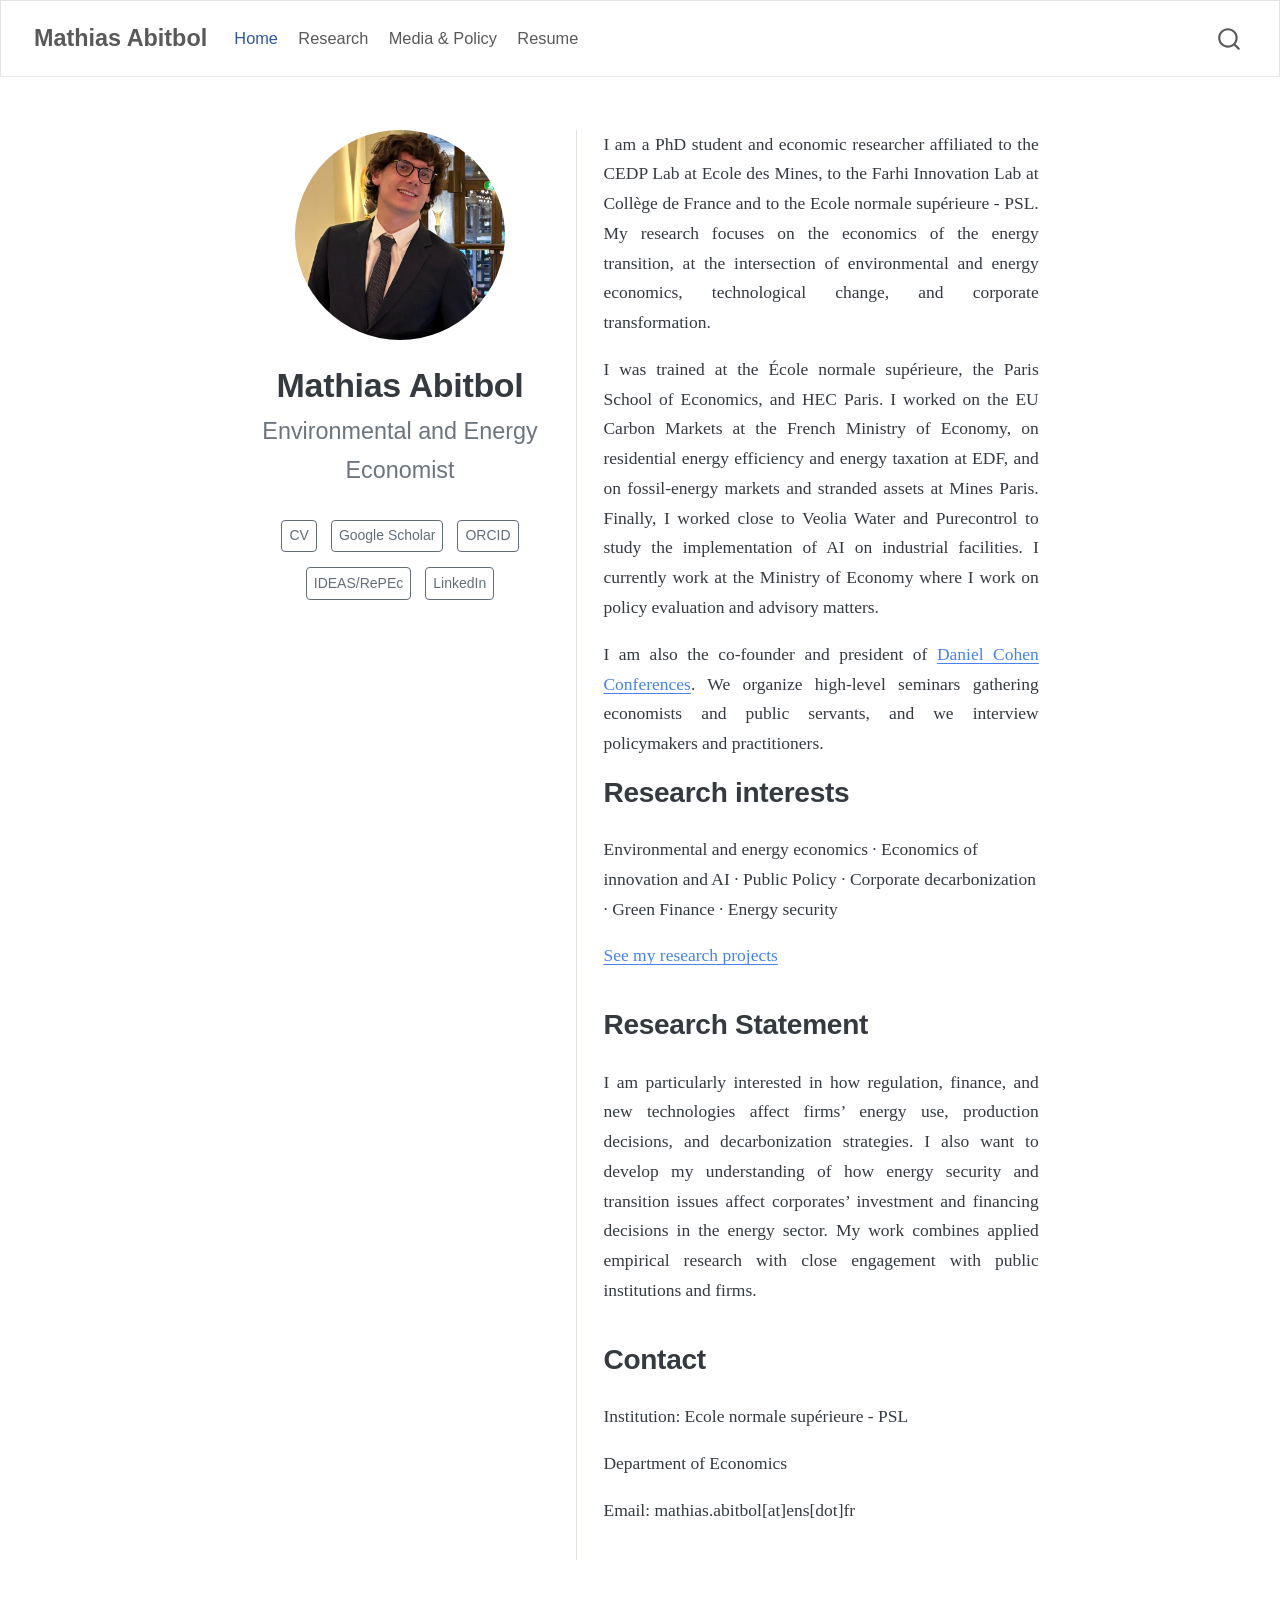
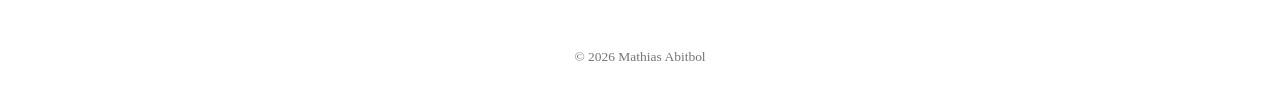
<file: docs/index.html>
<!DOCTYPE html>
<html xmlns="http://www.w3.org/1999/xhtml" lang="en" xml:lang="en"><head>

<meta charset="utf-8">
<meta name="generator" content="quarto-1.8.25">

<meta name="viewport" content="width=device-width, initial-scale=1.0, user-scalable=yes">


<title>Mathias Abitbol</title>
<style>
code{white-space: pre-wrap;}
span.smallcaps{font-variant: small-caps;}
div.columns{display: flex; gap: min(4vw, 1.5em);}
div.column{flex: auto; overflow-x: auto;}
div.hanging-indent{margin-left: 1.5em; text-indent: -1.5em;}
ul.task-list{list-style: none;}
ul.task-list li input[type="checkbox"] {
  width: 0.8em;
  margin: 0 0.8em 0.2em -1em; /* quarto-specific, see https://github.com/quarto-dev/quarto-cli/issues/4556 */ 
  vertical-align: middle;
}
</style>


<script src="site_libs/quarto-nav/quarto-nav.js"></script>
<script src="site_libs/quarto-nav/headroom.min.js"></script>
<script src="site_libs/clipboard/clipboard.min.js"></script>
<script src="site_libs/quarto-search/autocomplete.umd.js"></script>
<script src="site_libs/quarto-search/fuse.min.js"></script>
<script src="site_libs/quarto-search/quarto-search.js"></script>
<meta name="quarto:offset" content="./">
<link href="./images/portrait.jpeg" rel="icon" type="image/jpeg">
<script src="site_libs/quarto-html/quarto.js" type="module"></script>
<script src="site_libs/quarto-html/tabsets/tabsets.js" type="module"></script>
<script src="site_libs/quarto-html/axe/axe-check.js" type="module"></script>
<script src="site_libs/quarto-html/popper.min.js"></script>
<script src="site_libs/quarto-html/tippy.umd.min.js"></script>
<link href="site_libs/quarto-html/tippy.css" rel="stylesheet">
<link href="site_libs/quarto-html/quarto-syntax-highlighting-7b89279ff1a6dce999919e0e67d4d9ec.css" rel="stylesheet" id="quarto-text-highlighting-styles">
<script src="site_libs/bootstrap/bootstrap.min.js"></script>
<link href="site_libs/bootstrap/bootstrap-icons.css" rel="stylesheet">
<link href="site_libs/bootstrap/bootstrap-d1897f967d4dc882e6c3c4aa210b578e.min.css" rel="stylesheet" append-hash="true" id="quarto-bootstrap" data-mode="light">
<script id="quarto-search-options" type="application/json">{
  "location": "navbar",
  "copy-button": false,
  "collapse-after": 3,
  "panel-placement": "end",
  "type": "overlay",
  "limit": 50,
  "keyboard-shortcut": [
    "f",
    "/",
    "s"
  ],
  "show-item-context": false,
  "language": {
    "search-no-results-text": "No results",
    "search-matching-documents-text": "matching documents",
    "search-copy-link-title": "Copy link to search",
    "search-hide-matches-text": "Hide additional matches",
    "search-more-match-text": "more match in this document",
    "search-more-matches-text": "more matches in this document",
    "search-clear-button-title": "Clear",
    "search-text-placeholder": "",
    "search-detached-cancel-button-title": "Cancel",
    "search-submit-button-title": "Submit",
    "search-label": "Search"
  }
}</script>
<style>html{ scroll-behavior: smooth; }</style>


<link rel="stylesheet" href="styles.css">
</head>

<body class="nav-fixed fullcontent quarto-light">

<div id="quarto-search-results"></div>
  <header id="quarto-header" class="headroom fixed-top">
    <nav class="navbar navbar-expand-lg " data-bs-theme="dark">
      <div class="navbar-container container-fluid">
      <div class="navbar-brand-container mx-auto">
    <a href="./index.html" class="navbar-brand navbar-brand-logo">
    </a>
    <a class="navbar-brand" href="./index.html">
    <span class="navbar-title">Mathias Abitbol</span>
    </a>
  </div>
            <div id="quarto-search" class="" title="Search"></div>
          <button class="navbar-toggler" type="button" data-bs-toggle="collapse" data-bs-target="#navbarCollapse" aria-controls="navbarCollapse" role="menu" aria-expanded="false" aria-label="Toggle navigation" onclick="if (window.quartoToggleHeadroom) { window.quartoToggleHeadroom(); }">
  <span class="navbar-toggler-icon"></span>
</button>
          <div class="collapse navbar-collapse" id="navbarCollapse">
            <ul class="navbar-nav navbar-nav-scroll me-auto">
  <li class="nav-item">
    <a class="nav-link active" href="./index.html" aria-current="page"> 
<span class="menu-text">Home</span></a>
  </li>  
  <li class="nav-item">
    <a class="nav-link" href="./research.html"> 
<span class="menu-text">Research</span></a>
  </li>  
  <li class="nav-item">
    <a class="nav-link" href="./media.html"> 
<span class="menu-text">Media &amp; Policy</span></a>
  </li>  
  <li class="nav-item">
    <a class="nav-link" href="./files/CV.pdf"> 
<span class="menu-text">Resume</span></a>
  </li>  
</ul>
          </div> <!-- /navcollapse -->
            <div class="quarto-navbar-tools">
</div>
      </div> <!-- /container-fluid -->
    </nav>
</header>
<!-- content -->
<div id="quarto-content" class="quarto-container page-columns page-rows-contents page-layout-article page-navbar">
<!-- sidebar -->
<!-- margin-sidebar -->
    
<!-- main -->
<div class="quarto-about-trestles">
  <div class="about-entity">
    <img src="images/portrait.jpeg" class="about-image
  round " style="height: 12em; width: 12em;">
<header id="title-block-header" class="quarto-title-block default">
<div class="quarto-title">
<h1 class="title">Mathias Abitbol</h1>
<p class="subtitle lead">Environmental and Energy Economist</p>
</div>
<div class="quarto-title-meta">
  </div>
</header>
    <div class="about-links">
  <a href="/files/CV.pdf" class="about-link" rel="" target="">
     <span class="about-link-text">CV</span>
  </a>
  <a href="https://scholar.google.com/citations?user=iJlQGsEAAAAJ&amp;hl=en" class="about-link" rel="" target="">
     <span class="about-link-text">Google Scholar</span>
  </a>
  <a href="https://orcid.org/0009-0006-5006-4514" class="about-link" rel="" target="">
     <span class="about-link-text">ORCID</span>
  </a>
  <a href="https://econpapers.repec.org/RAS/pab605.htm" class="about-link" rel="" target="">
     <span class="about-link-text">IDEAS/RePEc</span>
  </a>
  <a href="https://www.linkedin.com/in/mathias-abitbol-6a48761ba/" class="about-link" rel="" target="">
     <span class="about-link-text">LinkedIn</span>
  </a>
</div>
  </div>
  <div class="about-contents"><main class="content" id="quarto-document-content">
<div class="home-bio">
<p>I am a PhD student and economic researcher affiliated to the CEDP Lab at Ecole des Mines, to the Farhi Innovation Lab at Collège de France and to the Ecole normale supérieure - PSL. My research focuses on the economics of the energy transition, at the intersection of environmental and energy economics, technological change, and corporate transformation.</p>
<p>I was trained at the École normale supérieure, the Paris School of Economics, and HEC Paris. I worked on the EU Carbon Markets at the French Ministry of Economy, on residential energy efficiency and energy taxation at EDF, and on fossil-energy markets and stranded assets at Mines Paris. Finally, I worked close to Veolia Water and Purecontrol to study the implementation of AI on industrial facilities. I currently work at the Ministry of Economy where I work on policy evaluation and advisory matters.</p>
<p>I am also the co-founder and president of <a href="https://laconferencedc.fr/">Daniel Cohen Conferences</a>. We organize high-level seminars gathering economists and public servants, and we interview policymakers and practitioners.</p>
</div>
<section id="research-interests" class="level2">
<h2 data-anchor-id="research-interests">Research interests</h2>
<p>Environmental and energy economics · Economics of innovation and AI · Public Policy · Corporate decarbonization · Green Finance · Energy security</p>
<p><a href="./research.html">See my research projects</a></p>
</section>
<section id="research-statement" class="level2">
<h2 data-anchor-id="research-statement">Research Statement</h2>
<div class="home-bio">
<p>I am particularly interested in how regulation, finance, and new technologies affect firms’ energy use, production decisions, and decarbonization strategies. I also want to develop my understanding of how energy security and transition issues affect corporates’ investment and financing decisions in the energy sector. My work combines applied empirical research with close engagement with public institutions and firms.</p>
</div>
</section>
<section id="contact" class="level2">
<h2 data-anchor-id="contact">Contact</h2>
<p>Institution: Ecole normale supérieure - PSL</p>
<p>Department of Economics</p>
<p>Email: mathias.abitbol[at]ens[dot]fr</p>


</section>
</main></div>
</div>
 <!-- /main -->
<script id="quarto-html-after-body" type="application/javascript">
  window.document.addEventListener("DOMContentLoaded", function (event) {
    const isCodeAnnotation = (el) => {
      for (const clz of el.classList) {
        if (clz.startsWith('code-annotation-')) {                     
          return true;
        }
      }
      return false;
    }
    const onCopySuccess = function(e) {
      // button target
      const button = e.trigger;
      // don't keep focus
      button.blur();
      // flash "checked"
      button.classList.add('code-copy-button-checked');
      var currentTitle = button.getAttribute("title");
      button.setAttribute("title", "Copied!");
      let tooltip;
      if (window.bootstrap) {
        button.setAttribute("data-bs-toggle", "tooltip");
        button.setAttribute("data-bs-placement", "left");
        button.setAttribute("data-bs-title", "Copied!");
        tooltip = new bootstrap.Tooltip(button, 
          { trigger: "manual", 
            customClass: "code-copy-button-tooltip",
            offset: [0, -8]});
        tooltip.show();    
      }
      setTimeout(function() {
        if (tooltip) {
          tooltip.hide();
          button.removeAttribute("data-bs-title");
          button.removeAttribute("data-bs-toggle");
          button.removeAttribute("data-bs-placement");
        }
        button.setAttribute("title", currentTitle);
        button.classList.remove('code-copy-button-checked');
      }, 1000);
      // clear code selection
      e.clearSelection();
    }
    const getTextToCopy = function(trigger) {
      const outerScaffold = trigger.parentElement.cloneNode(true);
      const codeEl = outerScaffold.querySelector('code');
      for (const childEl of codeEl.children) {
        if (isCodeAnnotation(childEl)) {
          childEl.remove();
        }
      }
      return codeEl.innerText;
    }
    const clipboard = new window.ClipboardJS('.code-copy-button:not([data-in-quarto-modal])', {
      text: getTextToCopy
    });
    clipboard.on('success', onCopySuccess);
    if (window.document.getElementById('quarto-embedded-source-code-modal')) {
      const clipboardModal = new window.ClipboardJS('.code-copy-button[data-in-quarto-modal]', {
        text: getTextToCopy,
        container: window.document.getElementById('quarto-embedded-source-code-modal')
      });
      clipboardModal.on('success', onCopySuccess);
    }
      var localhostRegex = new RegExp(/^(?:http|https):\/\/localhost\:?[0-9]*\//);
      var mailtoRegex = new RegExp(/^mailto:/);
        var filterRegex = new RegExp("https:\/\/mathias-abitbol\.github\.io");
      var isInternal = (href) => {
          return filterRegex.test(href) || localhostRegex.test(href) || mailtoRegex.test(href);
      }
      // Inspect non-navigation links and adorn them if external
     var links = window.document.querySelectorAll('a[href]:not(.nav-link):not(.navbar-brand):not(.toc-action):not(.sidebar-link):not(.sidebar-item-toggle):not(.pagination-link):not(.no-external):not([aria-hidden]):not(.dropdown-item):not(.quarto-navigation-tool):not(.about-link)');
      for (var i=0; i<links.length; i++) {
        const link = links[i];
        if (!isInternal(link.href)) {
          // undo the damage that might have been done by quarto-nav.js in the case of
          // links that we want to consider external
          if (link.dataset.originalHref !== undefined) {
            link.href = link.dataset.originalHref;
          }
            // target, if specified
            link.setAttribute("target", "_blank");
            if (link.getAttribute("rel") === null) {
              link.setAttribute("rel", "noopener");
            }
        }
      }
    function tippyHover(el, contentFn, onTriggerFn, onUntriggerFn) {
      const config = {
        allowHTML: true,
        maxWidth: 500,
        delay: 100,
        arrow: false,
        appendTo: function(el) {
            return el.parentElement;
        },
        interactive: true,
        interactiveBorder: 10,
        theme: 'quarto',
        placement: 'bottom-start',
      };
      if (contentFn) {
        config.content = contentFn;
      }
      if (onTriggerFn) {
        config.onTrigger = onTriggerFn;
      }
      if (onUntriggerFn) {
        config.onUntrigger = onUntriggerFn;
      }
      window.tippy(el, config); 
    }
    const noterefs = window.document.querySelectorAll('a[role="doc-noteref"]');
    for (var i=0; i<noterefs.length; i++) {
      const ref = noterefs[i];
      tippyHover(ref, function() {
        // use id or data attribute instead here
        let href = ref.getAttribute('data-footnote-href') || ref.getAttribute('href');
        try { href = new URL(href).hash; } catch {}
        const id = href.replace(/^#\/?/, "");
        const note = window.document.getElementById(id);
        if (note) {
          return note.innerHTML;
        } else {
          return "";
        }
      });
    }
    const xrefs = window.document.querySelectorAll('a.quarto-xref');
    const processXRef = (id, note) => {
      // Strip column container classes
      const stripColumnClz = (el) => {
        el.classList.remove("page-full", "page-columns");
        if (el.children) {
          for (const child of el.children) {
            stripColumnClz(child);
          }
        }
      }
      stripColumnClz(note)
      if (id === null || id.startsWith('sec-')) {
        // Special case sections, only their first couple elements
        const container = document.createElement("div");
        if (note.children && note.children.length > 2) {
          container.appendChild(note.children[0].cloneNode(true));
          for (let i = 1; i < note.children.length; i++) {
            const child = note.children[i];
            if (child.tagName === "P" && child.innerText === "") {
              continue;
            } else {
              container.appendChild(child.cloneNode(true));
              break;
            }
          }
          if (window.Quarto?.typesetMath) {
            window.Quarto.typesetMath(container);
          }
          return container.innerHTML
        } else {
          if (window.Quarto?.typesetMath) {
            window.Quarto.typesetMath(note);
          }
          return note.innerHTML;
        }
      } else {
        // Remove any anchor links if they are present
        const anchorLink = note.querySelector('a.anchorjs-link');
        if (anchorLink) {
          anchorLink.remove();
        }
        if (window.Quarto?.typesetMath) {
          window.Quarto.typesetMath(note);
        }
        if (note.classList.contains("callout")) {
          return note.outerHTML;
        } else {
          return note.innerHTML;
        }
      }
    }
    for (var i=0; i<xrefs.length; i++) {
      const xref = xrefs[i];
      tippyHover(xref, undefined, function(instance) {
        instance.disable();
        let url = xref.getAttribute('href');
        let hash = undefined; 
        if (url.startsWith('#')) {
          hash = url;
        } else {
          try { hash = new URL(url).hash; } catch {}
        }
        if (hash) {
          const id = hash.replace(/^#\/?/, "");
          const note = window.document.getElementById(id);
          if (note !== null) {
            try {
              const html = processXRef(id, note.cloneNode(true));
              instance.setContent(html);
            } finally {
              instance.enable();
              instance.show();
            }
          } else {
            // See if we can fetch this
            fetch(url.split('#')[0])
            .then(res => res.text())
            .then(html => {
              const parser = new DOMParser();
              const htmlDoc = parser.parseFromString(html, "text/html");
              const note = htmlDoc.getElementById(id);
              if (note !== null) {
                const html = processXRef(id, note);
                instance.setContent(html);
              } 
            }).finally(() => {
              instance.enable();
              instance.show();
            });
          }
        } else {
          // See if we can fetch a full url (with no hash to target)
          // This is a special case and we should probably do some content thinning / targeting
          fetch(url)
          .then(res => res.text())
          .then(html => {
            const parser = new DOMParser();
            const htmlDoc = parser.parseFromString(html, "text/html");
            const note = htmlDoc.querySelector('main.content');
            if (note !== null) {
              // This should only happen for chapter cross references
              // (since there is no id in the URL)
              // remove the first header
              if (note.children.length > 0 && note.children[0].tagName === "HEADER") {
                note.children[0].remove();
              }
              const html = processXRef(null, note);
              instance.setContent(html);
            } 
          }).finally(() => {
            instance.enable();
            instance.show();
          });
        }
      }, function(instance) {
      });
    }
        let selectedAnnoteEl;
        const selectorForAnnotation = ( cell, annotation) => {
          let cellAttr = 'data-code-cell="' + cell + '"';
          let lineAttr = 'data-code-annotation="' +  annotation + '"';
          const selector = 'span[' + cellAttr + '][' + lineAttr + ']';
          return selector;
        }
        const selectCodeLines = (annoteEl) => {
          const doc = window.document;
          const targetCell = annoteEl.getAttribute("data-target-cell");
          const targetAnnotation = annoteEl.getAttribute("data-target-annotation");
          const annoteSpan = window.document.querySelector(selectorForAnnotation(targetCell, targetAnnotation));
          const lines = annoteSpan.getAttribute("data-code-lines").split(",");
          const lineIds = lines.map((line) => {
            return targetCell + "-" + line;
          })
          let top = null;
          let height = null;
          let parent = null;
          if (lineIds.length > 0) {
              //compute the position of the single el (top and bottom and make a div)
              const el = window.document.getElementById(lineIds[0]);
              top = el.offsetTop;
              height = el.offsetHeight;
              parent = el.parentElement.parentElement;
            if (lineIds.length > 1) {
              const lastEl = window.document.getElementById(lineIds[lineIds.length - 1]);
              const bottom = lastEl.offsetTop + lastEl.offsetHeight;
              height = bottom - top;
            }
            if (top !== null && height !== null && parent !== null) {
              // cook up a div (if necessary) and position it 
              let div = window.document.getElementById("code-annotation-line-highlight");
              if (div === null) {
                div = window.document.createElement("div");
                div.setAttribute("id", "code-annotation-line-highlight");
                div.style.position = 'absolute';
                parent.appendChild(div);
              }
              div.style.top = top - 2 + "px";
              div.style.height = height + 4 + "px";
              div.style.left = 0;
              let gutterDiv = window.document.getElementById("code-annotation-line-highlight-gutter");
              if (gutterDiv === null) {
                gutterDiv = window.document.createElement("div");
                gutterDiv.setAttribute("id", "code-annotation-line-highlight-gutter");
                gutterDiv.style.position = 'absolute';
                const codeCell = window.document.getElementById(targetCell);
                const gutter = codeCell.querySelector('.code-annotation-gutter');
                gutter.appendChild(gutterDiv);
              }
              gutterDiv.style.top = top - 2 + "px";
              gutterDiv.style.height = height + 4 + "px";
            }
            selectedAnnoteEl = annoteEl;
          }
        };
        const unselectCodeLines = () => {
          const elementsIds = ["code-annotation-line-highlight", "code-annotation-line-highlight-gutter"];
          elementsIds.forEach((elId) => {
            const div = window.document.getElementById(elId);
            if (div) {
              div.remove();
            }
          });
          selectedAnnoteEl = undefined;
        };
          // Handle positioning of the toggle
      window.addEventListener(
        "resize",
        throttle(() => {
          elRect = undefined;
          if (selectedAnnoteEl) {
            selectCodeLines(selectedAnnoteEl);
          }
        }, 10)
      );
      function throttle(fn, ms) {
      let throttle = false;
      let timer;
        return (...args) => {
          if(!throttle) { // first call gets through
              fn.apply(this, args);
              throttle = true;
          } else { // all the others get throttled
              if(timer) clearTimeout(timer); // cancel #2
              timer = setTimeout(() => {
                fn.apply(this, args);
                timer = throttle = false;
              }, ms);
          }
        };
      }
        // Attach click handler to the DT
        const annoteDls = window.document.querySelectorAll('dt[data-target-cell]');
        for (const annoteDlNode of annoteDls) {
          annoteDlNode.addEventListener('click', (event) => {
            const clickedEl = event.target;
            if (clickedEl !== selectedAnnoteEl) {
              unselectCodeLines();
              const activeEl = window.document.querySelector('dt[data-target-cell].code-annotation-active');
              if (activeEl) {
                activeEl.classList.remove('code-annotation-active');
              }
              selectCodeLines(clickedEl);
              clickedEl.classList.add('code-annotation-active');
            } else {
              // Unselect the line
              unselectCodeLines();
              clickedEl.classList.remove('code-annotation-active');
            }
          });
        }
    const findCites = (el) => {
      const parentEl = el.parentElement;
      if (parentEl) {
        const cites = parentEl.dataset.cites;
        if (cites) {
          return {
            el,
            cites: cites.split(' ')
          };
        } else {
          return findCites(el.parentElement)
        }
      } else {
        return undefined;
      }
    };
    var bibliorefs = window.document.querySelectorAll('a[role="doc-biblioref"]');
    for (var i=0; i<bibliorefs.length; i++) {
      const ref = bibliorefs[i];
      const citeInfo = findCites(ref);
      if (citeInfo) {
        tippyHover(citeInfo.el, function() {
          var popup = window.document.createElement('div');
          citeInfo.cites.forEach(function(cite) {
            var citeDiv = window.document.createElement('div');
            citeDiv.classList.add('hanging-indent');
            citeDiv.classList.add('csl-entry');
            var biblioDiv = window.document.getElementById('ref-' + cite);
            if (biblioDiv) {
              citeDiv.innerHTML = biblioDiv.innerHTML;
            }
            popup.appendChild(citeDiv);
          });
          return popup.innerHTML;
        });
      }
    }
  });
  </script>
</div> <!-- /content -->
<footer class="footer">
  <div class="nav-footer">
    <div class="nav-footer-left">
      &nbsp;
    </div>   
    <div class="nav-footer-center">
<p>© 2026 Mathias Abitbol</p>
</div>
    <div class="nav-footer-right">
      &nbsp;
    </div>
  </div>
</footer>




<script src="site_libs/quarto-html/zenscroll-min.js"></script>
</body></html>
</file>
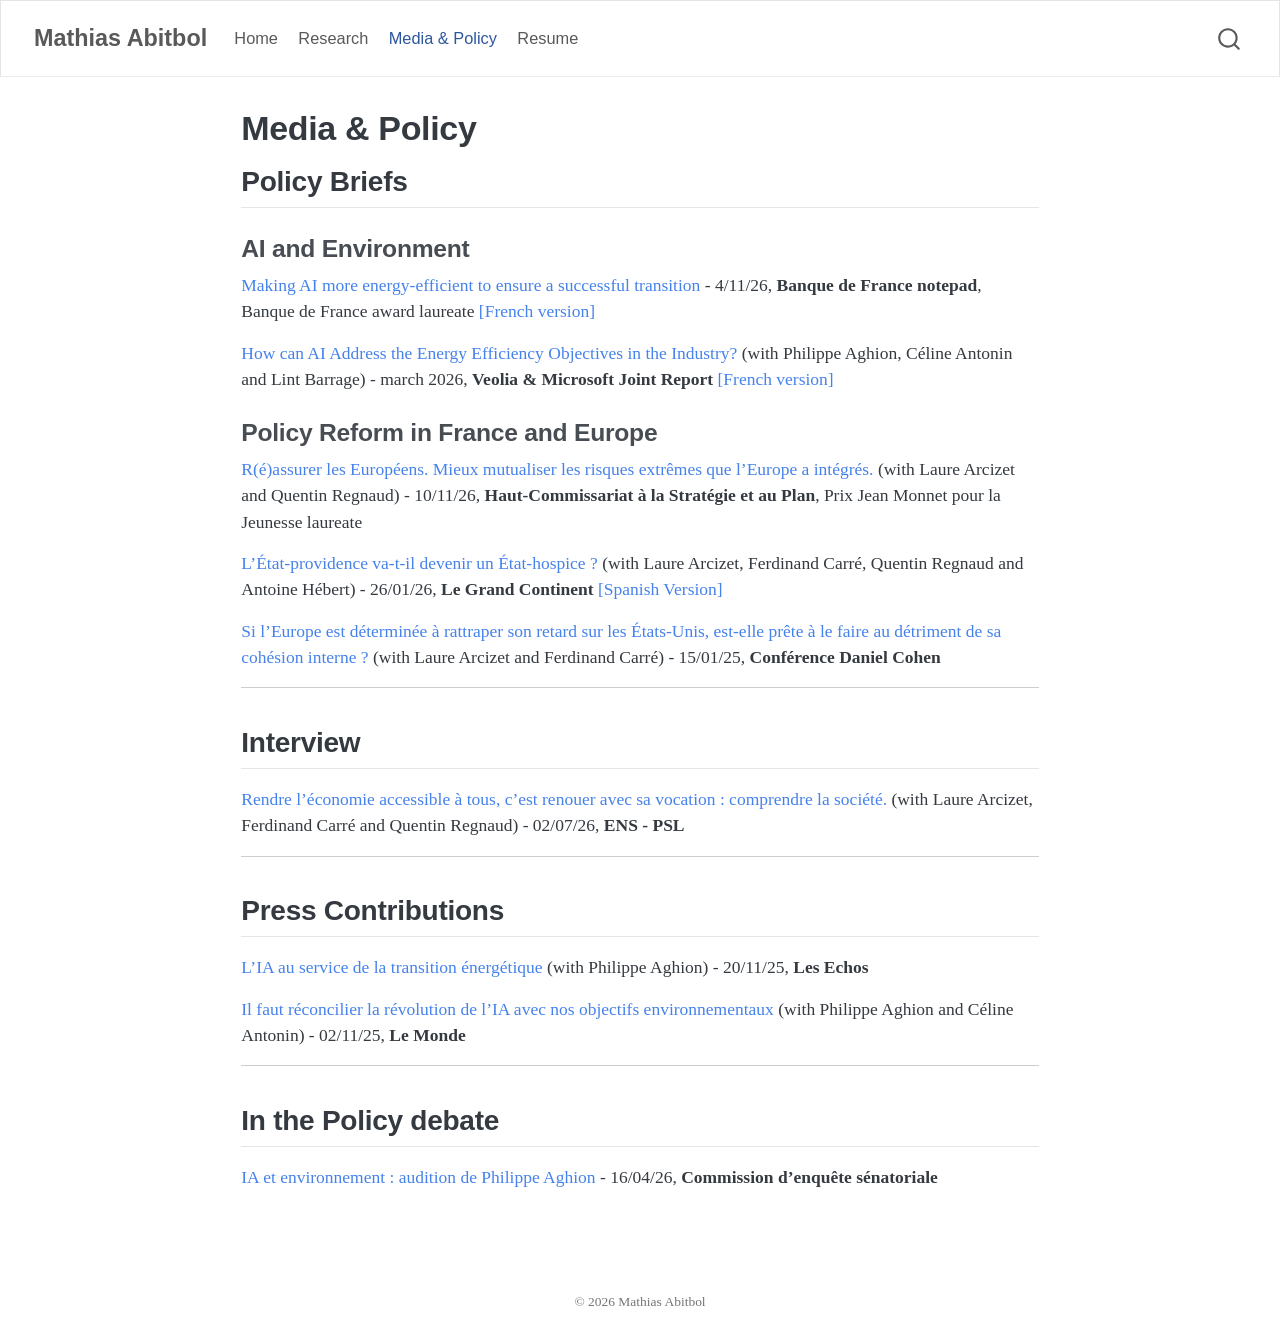
<file: docs/media.html>
<!DOCTYPE html>
<html xmlns="http://www.w3.org/1999/xhtml" lang="en" xml:lang="en"><head>

<meta charset="utf-8">
<meta name="generator" content="quarto-1.8.25">

<meta name="viewport" content="width=device-width, initial-scale=1.0, user-scalable=yes">


<title>Media &amp; Policy – Mathias Abitbol</title>
<style>
code{white-space: pre-wrap;}
span.smallcaps{font-variant: small-caps;}
div.columns{display: flex; gap: min(4vw, 1.5em);}
div.column{flex: auto; overflow-x: auto;}
div.hanging-indent{margin-left: 1.5em; text-indent: -1.5em;}
ul.task-list{list-style: none;}
ul.task-list li input[type="checkbox"] {
  width: 0.8em;
  margin: 0 0.8em 0.2em -1em; /* quarto-specific, see https://github.com/quarto-dev/quarto-cli/issues/4556 */ 
  vertical-align: middle;
}
</style>


<script src="site_libs/quarto-nav/quarto-nav.js"></script>
<script src="site_libs/quarto-nav/headroom.min.js"></script>
<script src="site_libs/clipboard/clipboard.min.js"></script>
<script src="site_libs/quarto-search/autocomplete.umd.js"></script>
<script src="site_libs/quarto-search/fuse.min.js"></script>
<script src="site_libs/quarto-search/quarto-search.js"></script>
<meta name="quarto:offset" content="./">
<link href="./images/portrait.jpeg" rel="icon" type="image/jpeg">
<script src="site_libs/quarto-html/quarto.js" type="module"></script>
<script src="site_libs/quarto-html/tabsets/tabsets.js" type="module"></script>
<script src="site_libs/quarto-html/axe/axe-check.js" type="module"></script>
<script src="site_libs/quarto-html/popper.min.js"></script>
<script src="site_libs/quarto-html/tippy.umd.min.js"></script>
<script src="site_libs/quarto-html/anchor.min.js"></script>
<link href="site_libs/quarto-html/tippy.css" rel="stylesheet">
<link href="site_libs/quarto-html/quarto-syntax-highlighting-7b89279ff1a6dce999919e0e67d4d9ec.css" rel="stylesheet" id="quarto-text-highlighting-styles">
<script src="site_libs/bootstrap/bootstrap.min.js"></script>
<link href="site_libs/bootstrap/bootstrap-icons.css" rel="stylesheet">
<link href="site_libs/bootstrap/bootstrap-d1897f967d4dc882e6c3c4aa210b578e.min.css" rel="stylesheet" append-hash="true" id="quarto-bootstrap" data-mode="light">
<script id="quarto-search-options" type="application/json">{
  "location": "navbar",
  "copy-button": false,
  "collapse-after": 3,
  "panel-placement": "end",
  "type": "overlay",
  "limit": 50,
  "keyboard-shortcut": [
    "f",
    "/",
    "s"
  ],
  "show-item-context": false,
  "language": {
    "search-no-results-text": "No results",
    "search-matching-documents-text": "matching documents",
    "search-copy-link-title": "Copy link to search",
    "search-hide-matches-text": "Hide additional matches",
    "search-more-match-text": "more match in this document",
    "search-more-matches-text": "more matches in this document",
    "search-clear-button-title": "Clear",
    "search-text-placeholder": "",
    "search-detached-cancel-button-title": "Cancel",
    "search-submit-button-title": "Submit",
    "search-label": "Search"
  }
}</script>
<style>html{ scroll-behavior: smooth; }</style>


<link rel="stylesheet" href="styles.css">
</head>

<body class="nav-fixed fullcontent quarto-light">

<div id="quarto-search-results"></div>
  <header id="quarto-header" class="headroom fixed-top">
    <nav class="navbar navbar-expand-lg " data-bs-theme="dark">
      <div class="navbar-container container-fluid">
      <div class="navbar-brand-container mx-auto">
    <a href="./index.html" class="navbar-brand navbar-brand-logo">
    </a>
    <a class="navbar-brand" href="./index.html">
    <span class="navbar-title">Mathias Abitbol</span>
    </a>
  </div>
            <div id="quarto-search" class="" title="Search"></div>
          <button class="navbar-toggler" type="button" data-bs-toggle="collapse" data-bs-target="#navbarCollapse" aria-controls="navbarCollapse" role="menu" aria-expanded="false" aria-label="Toggle navigation" onclick="if (window.quartoToggleHeadroom) { window.quartoToggleHeadroom(); }">
  <span class="navbar-toggler-icon"></span>
</button>
          <div class="collapse navbar-collapse" id="navbarCollapse">
            <ul class="navbar-nav navbar-nav-scroll me-auto">
  <li class="nav-item">
    <a class="nav-link" href="./index.html"> 
<span class="menu-text">Home</span></a>
  </li>  
  <li class="nav-item">
    <a class="nav-link" href="./research.html"> 
<span class="menu-text">Research</span></a>
  </li>  
  <li class="nav-item">
    <a class="nav-link active" href="./media.html" aria-current="page"> 
<span class="menu-text">Media &amp; Policy</span></a>
  </li>  
  <li class="nav-item">
    <a class="nav-link" href="./files/CV.pdf"> 
<span class="menu-text">Resume</span></a>
  </li>  
</ul>
          </div> <!-- /navcollapse -->
            <div class="quarto-navbar-tools">
</div>
      </div> <!-- /container-fluid -->
    </nav>
</header>
<!-- content -->
<div id="quarto-content" class="quarto-container page-columns page-rows-contents page-layout-article page-navbar">
<!-- sidebar -->
<!-- margin-sidebar -->
    
<!-- main -->
<main class="content" id="quarto-document-content">

<header id="title-block-header" class="quarto-title-block default">
<div class="quarto-title">
<h1 class="title">Media &amp; Policy</h1>
</div>



<div class="quarto-title-meta">

    
  
    
  </div>
  


</header>


<section id="policy-briefs" class="level2">
<h2 class="anchored" data-anchor-id="policy-briefs">Policy Briefs</h2>
<section id="ai-and-environment" class="level3">
<h3 class="anchored" data-anchor-id="ai-and-environment">AI and Environment</h3>
<div class="media-list">
<p><a href="https://www.banque-france.fr/en/publications-and-statistics/publications/making-ai-more-energy-efficient-ensure-successful-transition" target="_blank">Making AI more energy-efficient to ensure a successful transition</a> - 4/11/26, <strong>Banque de France notepad</strong>, Banque de France award laureate <a href="https://www.banque-france.fr/fr/publications-et-statistiques/publications/rendre-lia-sobre-pour-gagner-la-course-la-transition">[French version]</a></p>
<p><a href="https://www.institut.veolia.org/en/how-can-ai-address-energy-efficiency-objectives-industry" target="_blank">How can AI Address the Energy Efficiency Objectives in the Industry?</a> (with Philippe Aghion, Céline Antonin and Lint Barrage) - march 2026, <strong>Veolia &amp; Microsoft Joint Report</strong> <a href="https://www.institut.veolia.org/fr/comment-lia-peut-elle-contribuer-aux-objectifs-defficacite-energetique-lindustrie">[French version]</a></p>
</div>
</section>
<section id="policy-reform-in-france-and-europe" class="level3">
<h3 class="anchored" data-anchor-id="policy-reform-in-france-and-europe">Policy Reform in France and Europe</h3>
<div class="media-list">
<p><a href="https://www.strategie-plan.gouv.fr/publications/reassurer-les-europeens-mieux-mutualiser-les-risques-extremes-que-leurope-integres" target="_blank">R(é)assurer les Européens. Mieux mutualiser les risques extrêmes que l’Europe a intégrés.</a> (with Laure Arcizet and Quentin Regnaud) - 10/11/26, <strong>Haut-Commissariat à la Stratégie et au Plan</strong>, Prix Jean Monnet pour la Jeunesse laureate</p>
<p><a href="https://legrandcontinent.eu/fr/2026/01/26/demographie-etat-providence-retraites/" target="_blank">L’État-providence va-t-il devenir un État-hospice ?</a> (with Laure Arcizet, Ferdinand Carré, Quentin Regnaud and Antoine Hébert) - 26/01/26, <strong>Le Grand Continent</strong> <a href="https://legrandcontinent.eu/es/2026/01/26/demografia-se-convertira-el-estado-del-bienestar-en-un-estado-hospicio/">[Spanish Version]</a></p>
<p><a href="https://laconferencedc.github.io/laconferencedc/compte-rendu_2024.html" target="_blank">Si l’Europe est déterminée à rattraper son retard sur les États-Unis, est-elle prête à le faire au détriment de sa cohésion interne ?</a> (with Laure Arcizet and Ferdinand Carré) - 15/01/25, <strong>Conférence Daniel Cohen</strong></p>
</div>
<hr>
</section>
</section>
<section id="interview" class="level2">
<h2 class="anchored" data-anchor-id="interview">Interview</h2>
<div class="media-list">
<p><a href="https://www.ens.psl.eu/actualites/mediation-scientifique-rendre-l-economie-accessible-tous-c-est-renouer-avec-sa-vocation" target="_blank">Rendre l’économie accessible à tous, c’est renouer avec sa vocation : comprendre la société.</a> (with Laure Arcizet, Ferdinand Carré and Quentin Regnaud) - 02/07/26, <strong>ENS - PSL</strong></p>
</div>
<hr>
</section>
<section id="press-contributions" class="level2">
<h2 class="anchored" data-anchor-id="press-contributions">Press Contributions</h2>
<div class="media-list">
<p><a href="https://www.lesechos.fr/idees-debats/editos-analyses/lia-au-service-de-la-transition-energetique-2200027" target="_blank">L’IA au service de la transition énergétique</a> (with Philippe Aghion) - 20/11/25, <strong>Les Echos</strong></p>
<p><a href="https://www.lemonde.fr/idees/article/2025/11/02/il-faut-reconcilier-la-revolution-de-l-ia-avec-nos-objectifs-environnementaux_6651132_3232.html" target="_blank">Il faut réconcilier la révolution de l’IA avec nos objectifs environnementaux</a> (with Philippe Aghion and Céline Antonin) - 02/11/25, <strong>Le Monde</strong></p>
</div>
<hr>
</section>
<section id="in-the-policy-debate" class="level2">
<h2 class="anchored" data-anchor-id="in-the-policy-debate">In the Policy debate</h2>
<div class="media-list">
<p><a href="https://videos.senat.fr/video.5836773_6a0d50bcad2c4.ia-et-environnement--audition-de-philippe-aghion" target="_blank">IA et environnement : audition de Philippe Aghion</a> - 16/04/26, <strong>Commission d’enquête sénatoriale</strong></p>
</div>


</section>

</main> <!-- /main -->
<script id="quarto-html-after-body" type="application/javascript">
  window.document.addEventListener("DOMContentLoaded", function (event) {
    const icon = "";
    const anchorJS = new window.AnchorJS();
    anchorJS.options = {
      placement: 'right',
      icon: icon
    };
    anchorJS.add('.anchored');
    const isCodeAnnotation = (el) => {
      for (const clz of el.classList) {
        if (clz.startsWith('code-annotation-')) {                     
          return true;
        }
      }
      return false;
    }
    const onCopySuccess = function(e) {
      // button target
      const button = e.trigger;
      // don't keep focus
      button.blur();
      // flash "checked"
      button.classList.add('code-copy-button-checked');
      var currentTitle = button.getAttribute("title");
      button.setAttribute("title", "Copied!");
      let tooltip;
      if (window.bootstrap) {
        button.setAttribute("data-bs-toggle", "tooltip");
        button.setAttribute("data-bs-placement", "left");
        button.setAttribute("data-bs-title", "Copied!");
        tooltip = new bootstrap.Tooltip(button, 
          { trigger: "manual", 
            customClass: "code-copy-button-tooltip",
            offset: [0, -8]});
        tooltip.show();    
      }
      setTimeout(function() {
        if (tooltip) {
          tooltip.hide();
          button.removeAttribute("data-bs-title");
          button.removeAttribute("data-bs-toggle");
          button.removeAttribute("data-bs-placement");
        }
        button.setAttribute("title", currentTitle);
        button.classList.remove('code-copy-button-checked');
      }, 1000);
      // clear code selection
      e.clearSelection();
    }
    const getTextToCopy = function(trigger) {
      const outerScaffold = trigger.parentElement.cloneNode(true);
      const codeEl = outerScaffold.querySelector('code');
      for (const childEl of codeEl.children) {
        if (isCodeAnnotation(childEl)) {
          childEl.remove();
        }
      }
      return codeEl.innerText;
    }
    const clipboard = new window.ClipboardJS('.code-copy-button:not([data-in-quarto-modal])', {
      text: getTextToCopy
    });
    clipboard.on('success', onCopySuccess);
    if (window.document.getElementById('quarto-embedded-source-code-modal')) {
      const clipboardModal = new window.ClipboardJS('.code-copy-button[data-in-quarto-modal]', {
        text: getTextToCopy,
        container: window.document.getElementById('quarto-embedded-source-code-modal')
      });
      clipboardModal.on('success', onCopySuccess);
    }
      var localhostRegex = new RegExp(/^(?:http|https):\/\/localhost\:?[0-9]*\//);
      var mailtoRegex = new RegExp(/^mailto:/);
        var filterRegex = new RegExp("https:\/\/mathias-abitbol\.github\.io");
      var isInternal = (href) => {
          return filterRegex.test(href) || localhostRegex.test(href) || mailtoRegex.test(href);
      }
      // Inspect non-navigation links and adorn them if external
     var links = window.document.querySelectorAll('a[href]:not(.nav-link):not(.navbar-brand):not(.toc-action):not(.sidebar-link):not(.sidebar-item-toggle):not(.pagination-link):not(.no-external):not([aria-hidden]):not(.dropdown-item):not(.quarto-navigation-tool):not(.about-link)');
      for (var i=0; i<links.length; i++) {
        const link = links[i];
        if (!isInternal(link.href)) {
          // undo the damage that might have been done by quarto-nav.js in the case of
          // links that we want to consider external
          if (link.dataset.originalHref !== undefined) {
            link.href = link.dataset.originalHref;
          }
            // target, if specified
            link.setAttribute("target", "_blank");
            if (link.getAttribute("rel") === null) {
              link.setAttribute("rel", "noopener");
            }
        }
      }
    function tippyHover(el, contentFn, onTriggerFn, onUntriggerFn) {
      const config = {
        allowHTML: true,
        maxWidth: 500,
        delay: 100,
        arrow: false,
        appendTo: function(el) {
            return el.parentElement;
        },
        interactive: true,
        interactiveBorder: 10,
        theme: 'quarto',
        placement: 'bottom-start',
      };
      if (contentFn) {
        config.content = contentFn;
      }
      if (onTriggerFn) {
        config.onTrigger = onTriggerFn;
      }
      if (onUntriggerFn) {
        config.onUntrigger = onUntriggerFn;
      }
      window.tippy(el, config); 
    }
    const noterefs = window.document.querySelectorAll('a[role="doc-noteref"]');
    for (var i=0; i<noterefs.length; i++) {
      const ref = noterefs[i];
      tippyHover(ref, function() {
        // use id or data attribute instead here
        let href = ref.getAttribute('data-footnote-href') || ref.getAttribute('href');
        try { href = new URL(href).hash; } catch {}
        const id = href.replace(/^#\/?/, "");
        const note = window.document.getElementById(id);
        if (note) {
          return note.innerHTML;
        } else {
          return "";
        }
      });
    }
    const xrefs = window.document.querySelectorAll('a.quarto-xref');
    const processXRef = (id, note) => {
      // Strip column container classes
      const stripColumnClz = (el) => {
        el.classList.remove("page-full", "page-columns");
        if (el.children) {
          for (const child of el.children) {
            stripColumnClz(child);
          }
        }
      }
      stripColumnClz(note)
      if (id === null || id.startsWith('sec-')) {
        // Special case sections, only their first couple elements
        const container = document.createElement("div");
        if (note.children && note.children.length > 2) {
          container.appendChild(note.children[0].cloneNode(true));
          for (let i = 1; i < note.children.length; i++) {
            const child = note.children[i];
            if (child.tagName === "P" && child.innerText === "") {
              continue;
            } else {
              container.appendChild(child.cloneNode(true));
              break;
            }
          }
          if (window.Quarto?.typesetMath) {
            window.Quarto.typesetMath(container);
          }
          return container.innerHTML
        } else {
          if (window.Quarto?.typesetMath) {
            window.Quarto.typesetMath(note);
          }
          return note.innerHTML;
        }
      } else {
        // Remove any anchor links if they are present
        const anchorLink = note.querySelector('a.anchorjs-link');
        if (anchorLink) {
          anchorLink.remove();
        }
        if (window.Quarto?.typesetMath) {
          window.Quarto.typesetMath(note);
        }
        if (note.classList.contains("callout")) {
          return note.outerHTML;
        } else {
          return note.innerHTML;
        }
      }
    }
    for (var i=0; i<xrefs.length; i++) {
      const xref = xrefs[i];
      tippyHover(xref, undefined, function(instance) {
        instance.disable();
        let url = xref.getAttribute('href');
        let hash = undefined; 
        if (url.startsWith('#')) {
          hash = url;
        } else {
          try { hash = new URL(url).hash; } catch {}
        }
        if (hash) {
          const id = hash.replace(/^#\/?/, "");
          const note = window.document.getElementById(id);
          if (note !== null) {
            try {
              const html = processXRef(id, note.cloneNode(true));
              instance.setContent(html);
            } finally {
              instance.enable();
              instance.show();
            }
          } else {
            // See if we can fetch this
            fetch(url.split('#')[0])
            .then(res => res.text())
            .then(html => {
              const parser = new DOMParser();
              const htmlDoc = parser.parseFromString(html, "text/html");
              const note = htmlDoc.getElementById(id);
              if (note !== null) {
                const html = processXRef(id, note);
                instance.setContent(html);
              } 
            }).finally(() => {
              instance.enable();
              instance.show();
            });
          }
        } else {
          // See if we can fetch a full url (with no hash to target)
          // This is a special case and we should probably do some content thinning / targeting
          fetch(url)
          .then(res => res.text())
          .then(html => {
            const parser = new DOMParser();
            const htmlDoc = parser.parseFromString(html, "text/html");
            const note = htmlDoc.querySelector('main.content');
            if (note !== null) {
              // This should only happen for chapter cross references
              // (since there is no id in the URL)
              // remove the first header
              if (note.children.length > 0 && note.children[0].tagName === "HEADER") {
                note.children[0].remove();
              }
              const html = processXRef(null, note);
              instance.setContent(html);
            } 
          }).finally(() => {
            instance.enable();
            instance.show();
          });
        }
      }, function(instance) {
      });
    }
        let selectedAnnoteEl;
        const selectorForAnnotation = ( cell, annotation) => {
          let cellAttr = 'data-code-cell="' + cell + '"';
          let lineAttr = 'data-code-annotation="' +  annotation + '"';
          const selector = 'span[' + cellAttr + '][' + lineAttr + ']';
          return selector;
        }
        const selectCodeLines = (annoteEl) => {
          const doc = window.document;
          const targetCell = annoteEl.getAttribute("data-target-cell");
          const targetAnnotation = annoteEl.getAttribute("data-target-annotation");
          const annoteSpan = window.document.querySelector(selectorForAnnotation(targetCell, targetAnnotation));
          const lines = annoteSpan.getAttribute("data-code-lines").split(",");
          const lineIds = lines.map((line) => {
            return targetCell + "-" + line;
          })
          let top = null;
          let height = null;
          let parent = null;
          if (lineIds.length > 0) {
              //compute the position of the single el (top and bottom and make a div)
              const el = window.document.getElementById(lineIds[0]);
              top = el.offsetTop;
              height = el.offsetHeight;
              parent = el.parentElement.parentElement;
            if (lineIds.length > 1) {
              const lastEl = window.document.getElementById(lineIds[lineIds.length - 1]);
              const bottom = lastEl.offsetTop + lastEl.offsetHeight;
              height = bottom - top;
            }
            if (top !== null && height !== null && parent !== null) {
              // cook up a div (if necessary) and position it 
              let div = window.document.getElementById("code-annotation-line-highlight");
              if (div === null) {
                div = window.document.createElement("div");
                div.setAttribute("id", "code-annotation-line-highlight");
                div.style.position = 'absolute';
                parent.appendChild(div);
              }
              div.style.top = top - 2 + "px";
              div.style.height = height + 4 + "px";
              div.style.left = 0;
              let gutterDiv = window.document.getElementById("code-annotation-line-highlight-gutter");
              if (gutterDiv === null) {
                gutterDiv = window.document.createElement("div");
                gutterDiv.setAttribute("id", "code-annotation-line-highlight-gutter");
                gutterDiv.style.position = 'absolute';
                const codeCell = window.document.getElementById(targetCell);
                const gutter = codeCell.querySelector('.code-annotation-gutter');
                gutter.appendChild(gutterDiv);
              }
              gutterDiv.style.top = top - 2 + "px";
              gutterDiv.style.height = height + 4 + "px";
            }
            selectedAnnoteEl = annoteEl;
          }
        };
        const unselectCodeLines = () => {
          const elementsIds = ["code-annotation-line-highlight", "code-annotation-line-highlight-gutter"];
          elementsIds.forEach((elId) => {
            const div = window.document.getElementById(elId);
            if (div) {
              div.remove();
            }
          });
          selectedAnnoteEl = undefined;
        };
          // Handle positioning of the toggle
      window.addEventListener(
        "resize",
        throttle(() => {
          elRect = undefined;
          if (selectedAnnoteEl) {
            selectCodeLines(selectedAnnoteEl);
          }
        }, 10)
      );
      function throttle(fn, ms) {
      let throttle = false;
      let timer;
        return (...args) => {
          if(!throttle) { // first call gets through
              fn.apply(this, args);
              throttle = true;
          } else { // all the others get throttled
              if(timer) clearTimeout(timer); // cancel #2
              timer = setTimeout(() => {
                fn.apply(this, args);
                timer = throttle = false;
              }, ms);
          }
        };
      }
        // Attach click handler to the DT
        const annoteDls = window.document.querySelectorAll('dt[data-target-cell]');
        for (const annoteDlNode of annoteDls) {
          annoteDlNode.addEventListener('click', (event) => {
            const clickedEl = event.target;
            if (clickedEl !== selectedAnnoteEl) {
              unselectCodeLines();
              const activeEl = window.document.querySelector('dt[data-target-cell].code-annotation-active');
              if (activeEl) {
                activeEl.classList.remove('code-annotation-active');
              }
              selectCodeLines(clickedEl);
              clickedEl.classList.add('code-annotation-active');
            } else {
              // Unselect the line
              unselectCodeLines();
              clickedEl.classList.remove('code-annotation-active');
            }
          });
        }
    const findCites = (el) => {
      const parentEl = el.parentElement;
      if (parentEl) {
        const cites = parentEl.dataset.cites;
        if (cites) {
          return {
            el,
            cites: cites.split(' ')
          };
        } else {
          return findCites(el.parentElement)
        }
      } else {
        return undefined;
      }
    };
    var bibliorefs = window.document.querySelectorAll('a[role="doc-biblioref"]');
    for (var i=0; i<bibliorefs.length; i++) {
      const ref = bibliorefs[i];
      const citeInfo = findCites(ref);
      if (citeInfo) {
        tippyHover(citeInfo.el, function() {
          var popup = window.document.createElement('div');
          citeInfo.cites.forEach(function(cite) {
            var citeDiv = window.document.createElement('div');
            citeDiv.classList.add('hanging-indent');
            citeDiv.classList.add('csl-entry');
            var biblioDiv = window.document.getElementById('ref-' + cite);
            if (biblioDiv) {
              citeDiv.innerHTML = biblioDiv.innerHTML;
            }
            popup.appendChild(citeDiv);
          });
          return popup.innerHTML;
        });
      }
    }
  });
  </script>
</div> <!-- /content -->
<footer class="footer">
  <div class="nav-footer">
    <div class="nav-footer-left">
      &nbsp;
    </div>   
    <div class="nav-footer-center">
<p>© 2026 Mathias Abitbol</p>
</div>
    <div class="nav-footer-right">
      &nbsp;
    </div>
  </div>
</footer>




<script src="site_libs/quarto-html/zenscroll-min.js"></script>
</body></html>
</file>
<file: docs/site_libs/quarto-html/tippy.css>
.tippy-box[data-animation=fade][data-state=hidden]{opacity:0}[data-tippy-root]{max-width:calc(100vw - 10px)}.tippy-box{position:relative;background-color:#333;color:#fff;border-radius:4px;font-size:14px;line-height:1.4;white-space:normal;outline:0;transition-property:transform,visibility,opacity}.tippy-box[data-placement^=top]>.tippy-arrow{bottom:0}.tippy-box[data-placement^=top]>.tippy-arrow:before{bottom:-7px;left:0;border-width:8px 8px 0;border-top-color:initial;transform-origin:center top}.tippy-box[data-placement^=bottom]>.tippy-arrow{top:0}.tippy-box[data-placement^=bottom]>.tippy-arrow:before{top:-7px;left:0;border-width:0 8px 8px;border-bottom-color:initial;transform-origin:center bottom}.tippy-box[data-placement^=left]>.tippy-arrow{right:0}.tippy-box[data-placement^=left]>.tippy-arrow:before{border-width:8px 0 8px 8px;border-left-color:initial;right:-7px;transform-origin:center left}.tippy-box[data-placement^=right]>.tippy-arrow{left:0}.tippy-box[data-placement^=right]>.tippy-arrow:before{left:-7px;border-width:8px 8px 8px 0;border-right-color:initial;transform-origin:center right}.tippy-box[data-inertia][data-state=visible]{transition-timing-function:cubic-bezier(.54,1.5,.38,1.11)}.tippy-arrow{width:16px;height:16px;color:#333}.tippy-arrow:before{content:"";position:absolute;border-color:transparent;border-style:solid}.tippy-content{position:relative;padding:5px 9px;z-index:1}
</file>
<file: docs/site_libs/quarto-html/quarto-syntax-highlighting-7b89279ff1a6dce999919e0e67d4d9ec.css>
/* quarto syntax highlight colors */
:root {
  --quarto-hl-ot-color: #003B4F;
  --quarto-hl-at-color: #657422;
  --quarto-hl-ss-color: #20794D;
  --quarto-hl-an-color: #5E5E5E;
  --quarto-hl-fu-color: #4758AB;
  --quarto-hl-st-color: #20794D;
  --quarto-hl-cf-color: #003B4F;
  --quarto-hl-op-color: #5E5E5E;
  --quarto-hl-er-color: #AD0000;
  --quarto-hl-bn-color: #AD0000;
  --quarto-hl-al-color: #AD0000;
  --quarto-hl-va-color: #111111;
  --quarto-hl-bu-color: inherit;
  --quarto-hl-ex-color: inherit;
  --quarto-hl-pp-color: #AD0000;
  --quarto-hl-in-color: #5E5E5E;
  --quarto-hl-vs-color: #20794D;
  --quarto-hl-wa-color: #5E5E5E;
  --quarto-hl-do-color: #5E5E5E;
  --quarto-hl-im-color: #00769E;
  --quarto-hl-ch-color: #20794D;
  --quarto-hl-dt-color: #AD0000;
  --quarto-hl-fl-color: #AD0000;
  --quarto-hl-co-color: #5E5E5E;
  --quarto-hl-cv-color: #5E5E5E;
  --quarto-hl-cn-color: #8f5902;
  --quarto-hl-sc-color: #5E5E5E;
  --quarto-hl-dv-color: #AD0000;
  --quarto-hl-kw-color: #003B4F;
}

/* other quarto variables */
:root {
  --quarto-font-monospace: SFMono-Regular, Menlo, Monaco, Consolas, "Liberation Mono", "Courier New", monospace;
}

/* syntax highlight based on Pandoc's rules */
pre > code.sourceCode > span {
  color: #003B4F;
}

code.sourceCode > span {
  color: #003B4F;
}

div.sourceCode,
div.sourceCode pre.sourceCode {
  color: #003B4F;
}

/* Normal */
code span {
  color: #003B4F;
}

/* Alert */
code span.al {
  color: #AD0000;
  font-style: inherit;
}

/* Annotation */
code span.an {
  color: #5E5E5E;
  font-style: inherit;
}

/* Attribute */
code span.at {
  color: #657422;
  font-style: inherit;
}

/* BaseN */
code span.bn {
  color: #AD0000;
  font-style: inherit;
}

/* BuiltIn */
code span.bu {
  font-style: inherit;
}

/* ControlFlow */
code span.cf {
  color: #003B4F;
  font-weight: bold;
  font-style: inherit;
}

/* Char */
code span.ch {
  color: #20794D;
  font-style: inherit;
}

/* Constant */
code span.cn {
  color: #8f5902;
  font-style: inherit;
}

/* Comment */
code span.co {
  color: #5E5E5E;
  font-style: inherit;
}

/* CommentVar */
code span.cv {
  color: #5E5E5E;
  font-style: italic;
}

/* Documentation */
code span.do {
  color: #5E5E5E;
  font-style: italic;
}

/* DataType */
code span.dt {
  color: #AD0000;
  font-style: inherit;
}

/* DecVal */
code span.dv {
  color: #AD0000;
  font-style: inherit;
}

/* Error */
code span.er {
  color: #AD0000;
  font-style: inherit;
}

/* Extension */
code span.ex {
  font-style: inherit;
}

/* Float */
code span.fl {
  color: #AD0000;
  font-style: inherit;
}

/* Function */
code span.fu {
  color: #4758AB;
  font-style: inherit;
}

/* Import */
code span.im {
  color: #00769E;
  font-style: inherit;
}

/* Information */
code span.in {
  color: #5E5E5E;
  font-style: inherit;
}

/* Keyword */
code span.kw {
  color: #003B4F;
  font-weight: bold;
  font-style: inherit;
}

/* Operator */
code span.op {
  color: #5E5E5E;
  font-style: inherit;
}

/* Other */
code span.ot {
  color: #003B4F;
  font-style: inherit;
}

/* Preprocessor */
code span.pp {
  color: #AD0000;
  font-style: inherit;
}

/* SpecialChar */
code span.sc {
  color: #5E5E5E;
  font-style: inherit;
}

/* SpecialString */
code span.ss {
  color: #20794D;
  font-style: inherit;
}

/* String */
code span.st {
  color: #20794D;
  font-style: inherit;
}

/* Variable */
code span.va {
  color: #111111;
  font-style: inherit;
}

/* VerbatimString */
code span.vs {
  color: #20794D;
  font-style: inherit;
}

/* Warning */
code span.wa {
  color: #5E5E5E;
  font-style: italic;
}

.prevent-inlining {
  content: "</";
}

/*# sourceMappingURL=3944bc705cfaf4c80e56f77c5205168a.css.map */
</file>
<file: docs/styles.css>
/* css styles */

body {
  font-size: 1.03rem;
  line-height: 1.7;
}

.navbar {
  border-bottom: 1px solid rgba(0, 0, 0, 0.08);
  padding-top: 0.7rem;
  padding-bottom: 0.7rem;
}

.navbar-brand {
  font-weight: 600;
}

h1,
h2,
h3 {
  font-weight: 600;
  letter-spacing: -0.01em;
}

h2 {
  margin-top: 2.2rem;
}

.about-contents {
  max-width: 760px;
}

details {
  margin-top: 0.8rem;
  margin-bottom: 1.8rem;
}

summary {
  cursor: pointer;
  font-weight: 600;
}

.paper-authors {
  margin-top: -0.4rem;
  font-style: italic;
}

.paper-links {
  margin-top: 0.8rem;
  margin-bottom: 1.2rem;
}

.paper-links .btn {
  margin-right: 0.35rem;
  margin-bottom: 0.4rem;
}

.media-list p {
  margin-top: 0;
  margin-bottom: 0.9rem;
  line-height: 1.5;
}

.media-list a {
  text-decoration: none;
}

.media-list a:hover {
  text-decoration: underline;
}

.media-list strong {
  font-weight: 700;
}

/* Justification du texte de présentation de la page Home */
.home-bio,
.home-bio p {
  text-align: justify !important;
  text-align-last: left;
  text-justify: inter-word;
  hyphens: auto;
}
</file>
